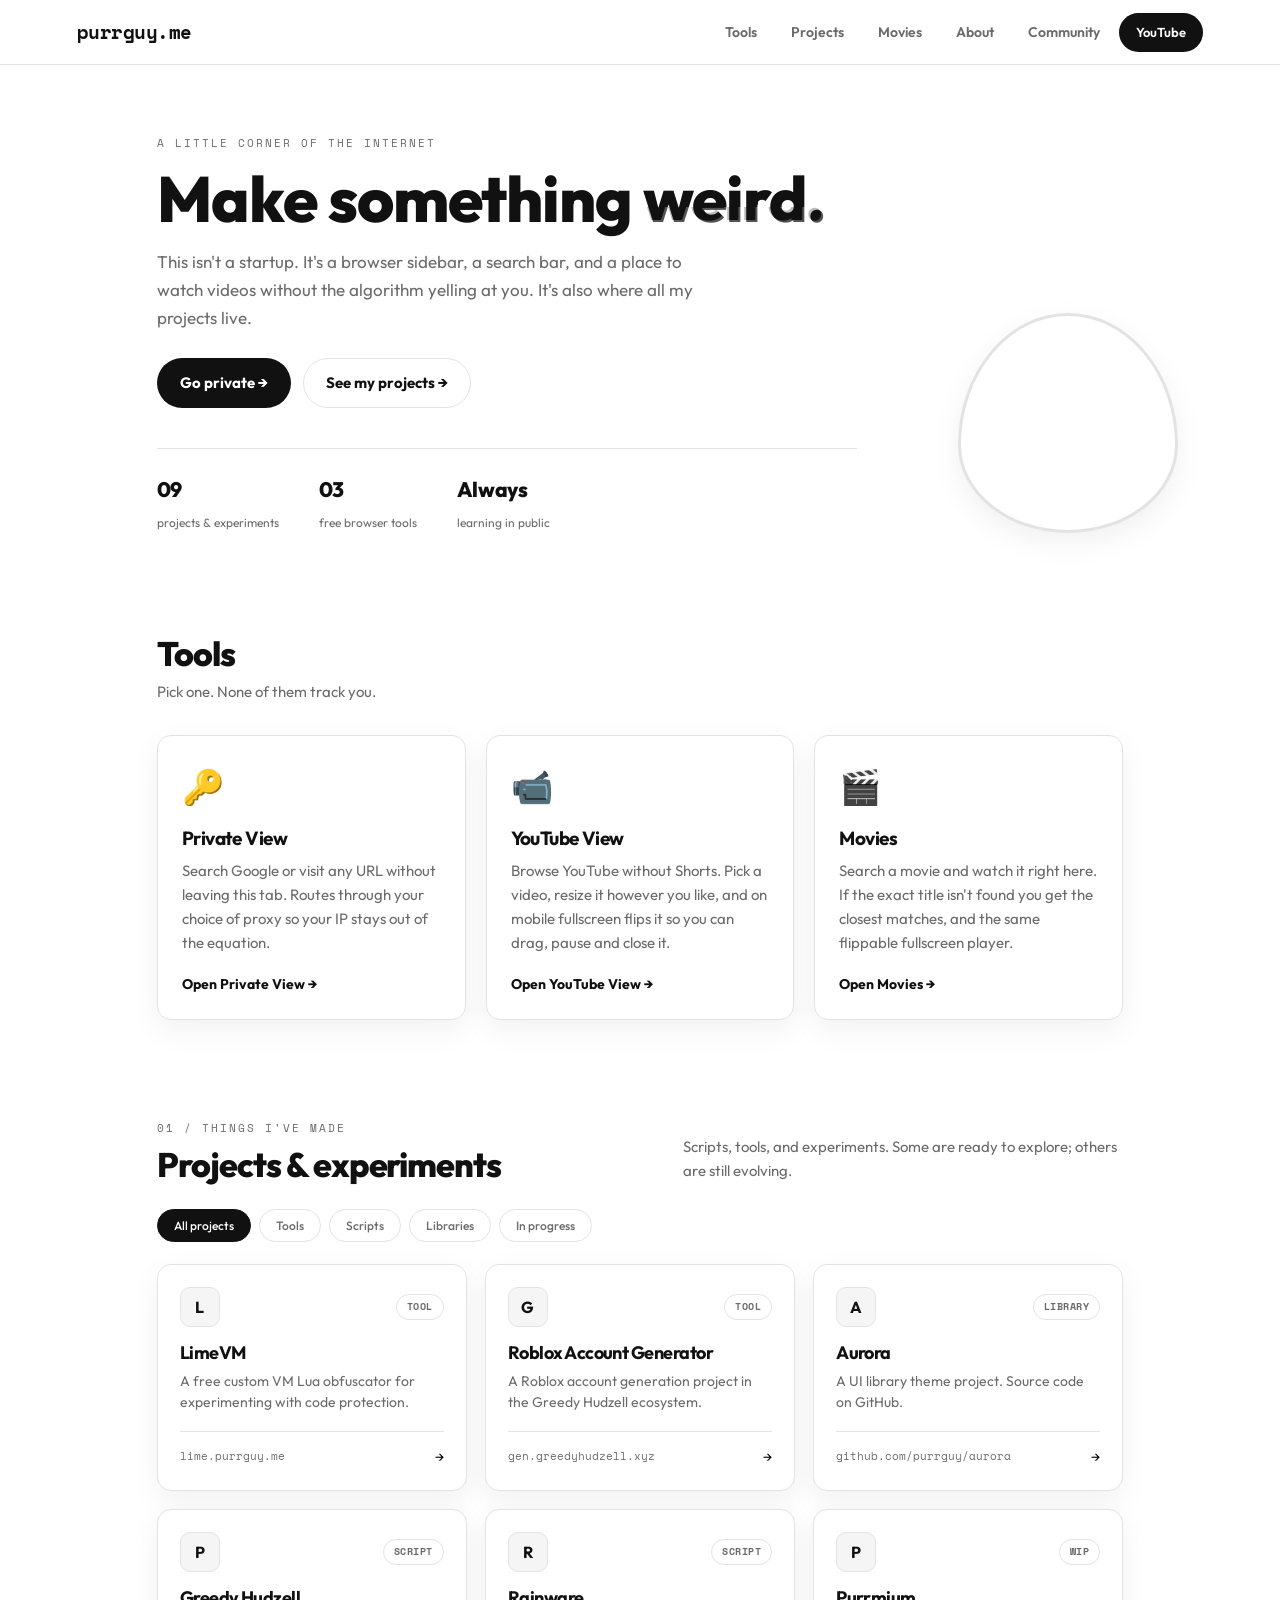
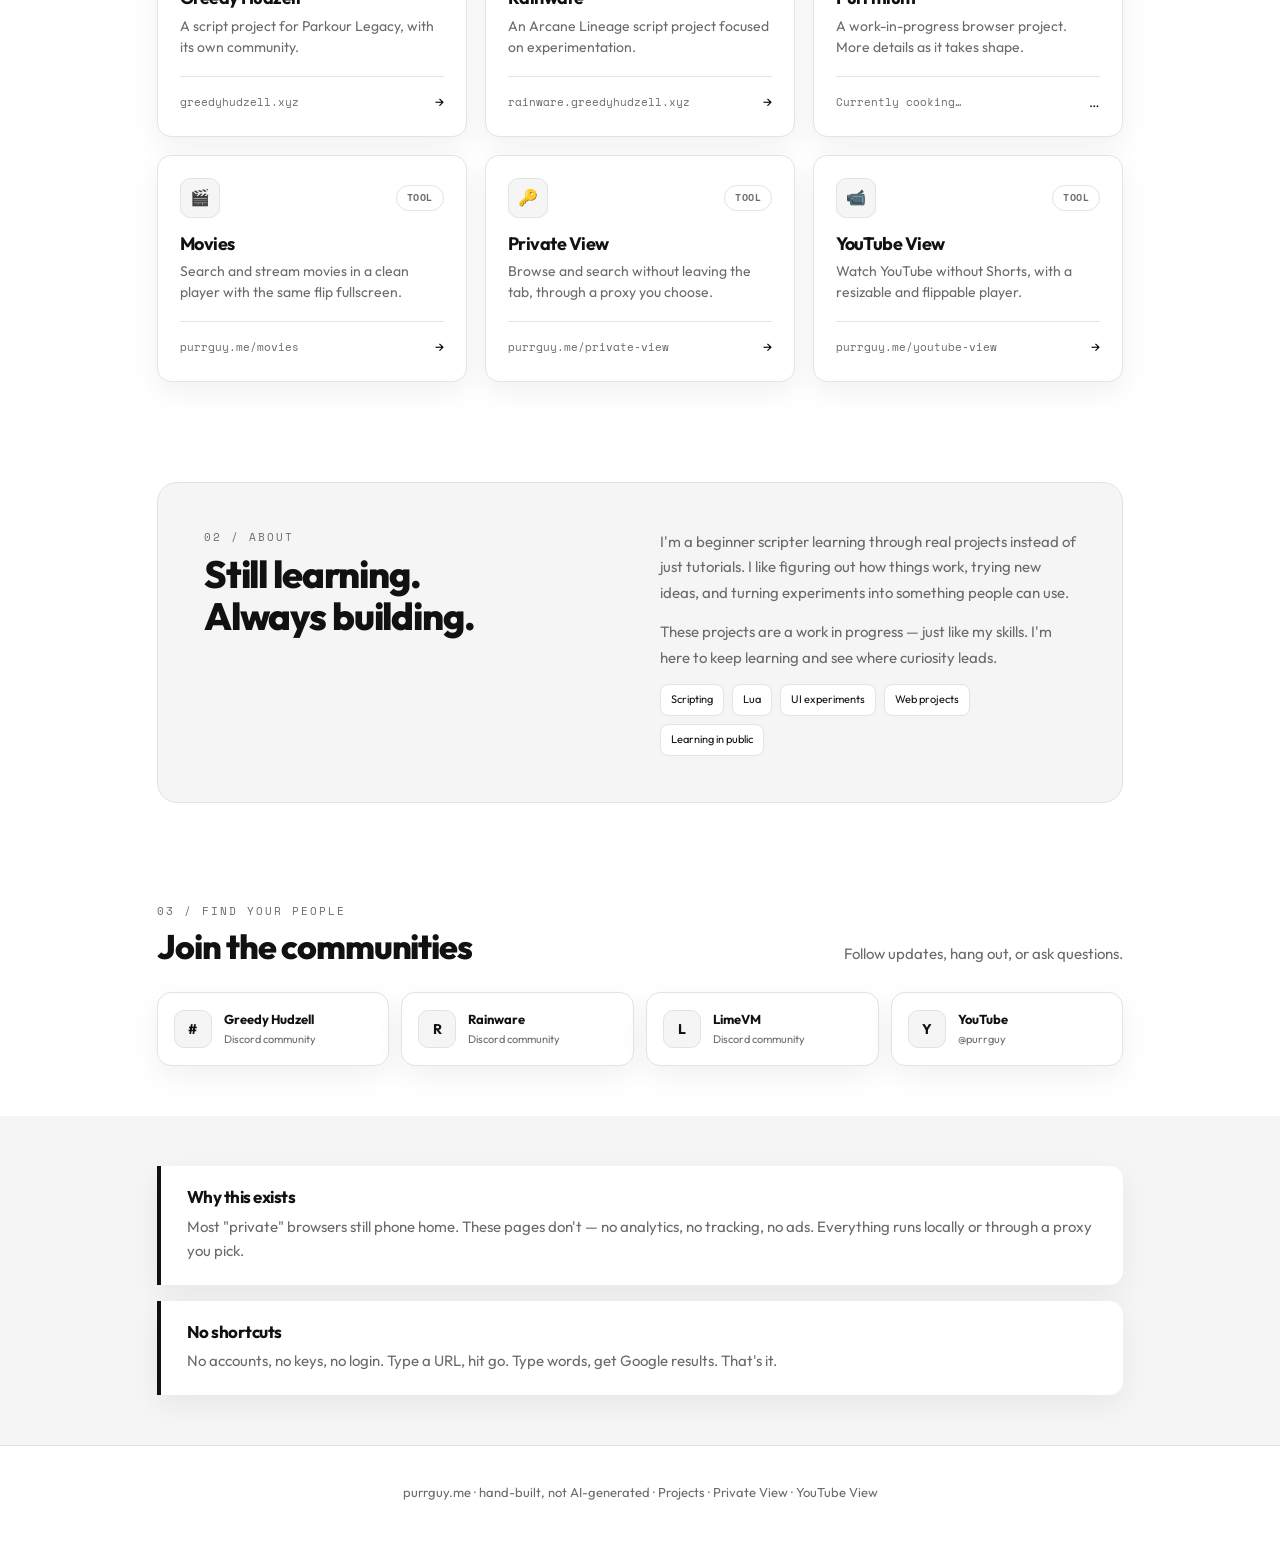
<file: index.html>
<!DOCTYPE html>
<html lang="en">
<head>
  <meta charset="UTF-8">
  <meta name="viewport" content="width=device-width, initial-scale=1.0">
  <meta name="theme-color" content="#ffffff">

  <title>purrguy — projects, tools &amp; experiments</title>
  <meta name="description" content="purrguy is a beginner scripter building in public: LimeVM, Greedy Hudzell, Rainware, Aurora, plus free browser tools — Private View, YouTube View without Shorts, and a clean movie player.">
  <meta name="keywords" content="purrguy, LimeVM, Greedy Hudzell, Rainware, Aurora, Roblox scripts, Lua obfuscator, private browser, YouTube without shorts">
  <meta name="author" content="purrguy">
  <meta name="robots" content="index, follow, max-image-preview:large">
  <link rel="canonical" href="https://purrguy.me/">

  <meta property="og:type" content="website">
  <meta property="og:site_name" content="purrguy">
  <meta property="og:title" content="purrguy — projects, tools &amp; experiments">
  <meta property="og:description" content="Small projects, big ideas. Scripts, tools and experiments by purrguy — plus a private browser and a YouTube viewer without Shorts.">
  <meta property="og:url" content="https://purrguy.me/">
  <meta property="og:locale" content="en_US">

  <meta name="twitter:card" content="summary_large_image">
  <meta name="twitter:title" content="purrguy — projects, tools &amp; experiments">
  <meta name="twitter:description" content="Small projects, big ideas. Scripts, tools and experiments by purrguy.">

  <link rel="preconnect" href="https://fonts.googleapis.com">
  <link rel="preconnect" href="https://fonts.gstatic.com" crossorigin>
  <link href="https://fonts.googleapis.com/css2?family=Outfit:wght@300;400;600;800&family=Space+Mono:ital,wght@0,400;0,700;1,400&display=swap" rel="stylesheet">

  <link rel="stylesheet" href="/css/style.css?v=20261107h">
  <link rel="stylesheet" href="/css/home.css?v=20261107h">

  <script type="application/ld+json">
  {
    "@context": "https://schema.org",
    "@graph": [
      {
        "@type": "WebSite",
        "@id": "https://purrguy.me/#website",
        "url": "https://purrguy.me/",
        "name": "purrguy",
        "alternateName": ["purrguy.me", "purrguy's corner of the internet"],
        "description": "Projects, tools and experiments by purrguy — a beginner scripter building in public.",
        "inLanguage": "en",
        "publisher": { "@id": "https://purrguy.me/#person" }
      },
      {
        "@type": "Person",
        "@id": "https://purrguy.me/#person",
        "name": "purrguy",
        "url": "https://purrguy.me/",
        "jobTitle": "Beginner scripter",
        "description": "Beginner scripter learning in public: Lua, UI experiments and web projects.",
        "sameAs": [
          "https://github.com/purrguy",
          "https://youtube.com/@purrguy"
        ]
      },
      {
        "@type": "ItemList",
        "name": "purrguy projects",
        "itemListElement": [
          { "@type": "ListItem", "position": 1, "name": "LimeVM", "url": "https://lime.purrguy.me" },
          { "@type": "ListItem", "position": 2, "name": "Greedy Hudzell", "url": "https://greedyhudzell.xyz" },
          { "@type": "ListItem", "position": 3, "name": "Rainware", "url": "https://rainware.greedyhudzell.xyz" },
          { "@type": "ListItem", "position": 4, "name": "purrguy Private View", "url": "https://purrguy.me/private-view" },
          { "@type": "ListItem", "position": 5, "name": "purrguy YouTube View", "url": "https://purrguy.me/youtube-view" }
        ]
      }
    ]
  }
  </script>
</head>
<body id="top">

  <a href="#main" class="skip-link">Skip to content</a>

  <header class="shell-nav">
    <a class="shell-brand" href="/">purrguy.me</a>
    <nav class="shell-links">
      <a href="#tools">Tools</a>
      <a href="#projects">Projects</a>
      <a class="hide-sm" href="/movies">Movies</a>
      <a class="hide-sm" href="#about">About</a>
      <a class="hide-sm" href="#community">Community</a>
      <a class="pill" href="https://youtube.com/@purrguy" target="_blank" rel="noopener">YouTube</a>
    </nav>
  </header>

  <main id="main">

    <!-- ---------- Hero ---------- -->
    <section class="hero">
      <div class="wrap">
        <div class="hero-wrap">
          <span class="eyebrow">a little corner of the internet</span>
          <h1>Make something <span class="glitch" data-text="weird.">weird.</span></h1>
          <p class="sub">
            This isn't a startup. It's a browser sidebar, a search bar, and a place to watch videos
            without the algorithm yelling at you. It's also where all my projects live.
          </p>
          <div class="cta-row">
            <a href="/private-view" class="btn btn-primary">Go private &rarr;</a>
            <a href="#projects" class="btn btn-ghost">See my projects &rarr;</a>
          </div>

          <div class="stats">
            <div class="stat"><strong>09</strong><span>projects &amp; experiments</span></div>
            <div class="stat"><strong>03</strong><span>free browser tools</span></div>
            <div class="stat"><strong>Always</strong><span>learning in public</span></div>
          </div>
        </div>
        <div class="hero-doodle" aria-hidden="true"></div>
      </div>
    </section>

    <!-- ---------- Tools ---------- -->
    <section id="tools" class="section">
      <div class="wrap">
        <div class="section-head">
          <h2>Tools</h2>
          <p class="sub">Pick one. None of them track you.</p>
        </div>

        <div class="tools-grid">
          <article class="tool-card">
            <div class="tool-icon">&#128273;</div>
            <h3>Private View</h3>
            <p>Search Google or visit any URL without leaving this tab. Routes through your choice of proxy so your IP stays out of the equation.</p>
            <a href="/private-view" class="btn-link">Open Private View &rarr;</a>
          </article>

          <article class="tool-card">
            <div class="tool-icon">&#128249;</div>
            <h3>YouTube View</h3>
            <p>Browse YouTube without Shorts. Pick a video, resize it however you like, and on mobile fullscreen flips it so you can drag, pause and close it.</p>
            <a href="/youtube-view" class="btn-link">Open YouTube View &rarr;</a>
          </article>

          <article class="tool-card">
            <div class="tool-icon">&#127916;</div>
            <h3>Movies</h3>
            <p>Search a movie and watch it right here. If the exact title isn't found you get the closest matches, and the same flippable fullscreen player.</p>
            <a href="/movies" class="btn-link">Open Movies &rarr;</a>
          </article>
        </div>
      </div>
    </section>

    <!-- ---------- Projects ---------- -->
    <section id="projects" class="section">
      <div class="wrap">
        <div class="head">
          <div>
            <div class="kicker">01 / Things I've made</div>
            <h2>Projects &amp; experiments</h2>
          </div>
          <p class="desc">Scripts, tools, and experiments. Some are ready to explore; others are still evolving.</p>
        </div>

        <div class="filters">
          <button class="filter active" data-filter="all" type="button">All projects</button>
          <button class="filter" data-filter="tool" type="button">Tools</button>
          <button class="filter" data-filter="script" type="button">Scripts</button>
          <button class="filter" data-filter="library" type="button">Libraries</button>
          <button class="filter" data-filter="wip" type="button">In progress</button>
        </div>

        <div class="projects-grid">
          <a class="project" data-category="tool" href="https://lime.purrguy.me" target="_blank" rel="noopener">
            <div class="ptop"><span class="glyph">L</span><span class="tag">TOOL</span></div>
            <h3>LimeVM</h3>
            <p>A free custom VM Lua obfuscator for experimenting with code protection.</p>
            <div class="pfoot"><span class="url">lime.purrguy.me</span><span class="arrow">&rarr;</span></div>
          </a>

          <a class="project" data-category="tool" href="https://gen.greedyhudzell.xyz" target="_blank" rel="noopener">
            <div class="ptop"><span class="glyph">G</span><span class="tag">TOOL</span></div>
            <h3>Roblox Account Generator</h3>
            <p>A Roblox account generation project in the Greedy Hudzell ecosystem.</p>
            <div class="pfoot"><span class="url">gen.greedyhudzell.xyz</span><span class="arrow">&rarr;</span></div>
          </a>

          <a class="project" data-category="library" href="https://github.com/purrguy/aurora" target="_blank" rel="noopener">
            <div class="ptop"><span class="glyph">A</span><span class="tag">LIBRARY</span></div>
            <h3>Aurora</h3>
            <p>A UI library theme project. Source code on GitHub.</p>
            <div class="pfoot"><span class="url">github.com/purrguy/aurora</span><span class="arrow">&rarr;</span></div>
          </a>

          <a class="project" data-category="script" href="https://greedyhudzell.xyz" target="_blank" rel="noopener">
            <div class="ptop"><span class="glyph">P</span><span class="tag">SCRIPT</span></div>
            <h3>Greedy Hudzell</h3>
            <p>A script project for Parkour Legacy, with its own community.</p>
            <div class="pfoot"><span class="url">greedyhudzell.xyz</span><span class="arrow">&rarr;</span></div>
          </a>

          <a class="project" data-category="script" href="https://rainware.greedyhudzell.xyz" target="_blank" rel="noopener">
            <div class="ptop"><span class="glyph">R</span><span class="tag">SCRIPT</span></div>
            <h3>Rainware</h3>
            <p>An Arcane Lineage script project focused on experimentation.</p>
            <div class="pfoot"><span class="url">rainware.greedyhudzell.xyz</span><span class="arrow">&rarr;</span></div>
          </a>

          <div class="project" data-category="wip">
            <div class="ptop"><span class="glyph">P</span><span class="tag">WIP</span></div>
            <h3>Purrmium</h3>
            <p>A work-in-progress browser project. More details as it takes shape.</p>
            <div class="pfoot"><span class="url">Currently cooking&hellip;</span><span class="arrow">&hellip;</span></div>
          </div>

          <a class="project" data-category="tool" href="/movies">
            <div class="ptop"><span class="glyph">&#127916;</span><span class="tag">TOOL</span></div>
            <h3>Movies</h3>
            <p>Search and stream movies in a clean player with the same flip fullscreen.</p>
            <div class="pfoot"><span class="url">purrguy.me/movies</span><span class="arrow">&rarr;</span></div>
          </a>

          <a class="project" data-category="tool" href="/private-view">
            <div class="ptop"><span class="glyph">&#128273;</span><span class="tag">TOOL</span></div>
            <h3>Private View</h3>
            <p>Browse and search without leaving the tab, through a proxy you choose.</p>
            <div class="pfoot"><span class="url">purrguy.me/private-view</span><span class="arrow">&rarr;</span></div>
          </a>

          <a class="project" data-category="tool" href="/youtube-view">
            <div class="ptop"><span class="glyph">&#128249;</span><span class="tag">TOOL</span></div>
            <h3>YouTube View</h3>
            <p>Watch YouTube without Shorts, with a resizable and flippable player.</p>
            <div class="pfoot"><span class="url">purrguy.me/youtube-view</span><span class="arrow">&rarr;</span></div>
          </a>
        </div>
      </div>
    </section>

    <!-- ---------- About ---------- -->
    <section id="about" class="section">
      <div class="wrap">
        <div class="about">
          <div>
            <div class="kicker">02 / About</div>
            <h2>Still learning.<br>Always building.</h2>
          </div>
          <div>
            <p>I'm a beginner scripter learning through real projects instead of just tutorials. I like figuring out how things work, trying new ideas, and turning experiments into something people can use.</p>
            <p>These projects are a work in progress — just like my skills. I'm here to keep learning and see where curiosity leads.</p>
            <div class="chips">
              <span class="chip">Scripting</span>
              <span class="chip">Lua</span>
              <span class="chip">UI experiments</span>
              <span class="chip">Web projects</span>
              <span class="chip">Learning in public</span>
            </div>
          </div>
        </div>
      </div>
    </section>

    <!-- ---------- Community ---------- -->
    <section id="community" class="section">
      <div class="wrap">
        <div class="head">
          <div>
            <div class="kicker">03 / Find your people</div>
            <h2>Join the communities</h2>
          </div>
          <p class="desc">Follow updates, hang out, or ask questions.</p>
        </div>

        <div class="communities">
          <a class="community" href="https://discord.gg/sbVuaT9a2T" target="_blank" rel="noopener">
            <span class="glyph">#</span><span><strong>Greedy Hudzell</strong><small>Discord community</small></span>
          </a>
          <a class="community" href="https://discord.gg/jAusjp8pUs" target="_blank" rel="noopener">
            <span class="glyph">R</span><span><strong>Rainware</strong><small>Discord community</small></span>
          </a>
          <a class="community" href="https://discord.gg/ZHuzYBnwSY" target="_blank" rel="noopener">
            <span class="glyph">L</span><span><strong>LimeVM</strong><small>Discord community</small></span>
          </a>
          <a class="community" href="https://youtube.com/@purrguy" target="_blank" rel="noopener">
            <span class="glyph">Y</span><span><strong>YouTube</strong><small>@purrguy</small></span>
          </a>
        </div>
      </div>
    </section>

    <!-- ---------- Notes ---------- -->
    <section class="notes">
      <div class="wrap">
        <div class="note-card">
          <h3>Why this exists</h3>
          <p>Most "private" browsers still phone home. These pages don't — no analytics, no tracking, no ads. Everything runs locally or through a proxy you pick.</p>
        </div>
        <div class="note-card">
          <h3>No shortcuts</h3>
          <p>No accounts, no keys, no login. Type a URL, hit go. Type words, get Google results. That's it.</p>
        </div>
      </div>
    </section>

  </main>

  <footer class="site-footer">
    <p>purrguy.me &middot; hand-built, not AI-generated &middot; <a href="#projects">Projects</a> &middot; <a href="/private-view">Private View</a> &middot; <a href="/youtube-view">YouTube View</a></p>
  </footer>

  <script>
    // Project filters
    (function () {
      var buttons = document.querySelectorAll('.filter');
      var cards = document.querySelectorAll('.project[data-category]');
      buttons.forEach(function (btn) {
        btn.addEventListener('click', function () {
          buttons.forEach(function (b) { b.classList.toggle('active', b === btn); });
          cards.forEach(function (card) {
            var show = btn.dataset.filter === 'all' || card.dataset.category === btn.dataset.filter;
            card.hidden = !show;
          });
        });
      });
    })();
  </script>
</body>
</html>
</file>
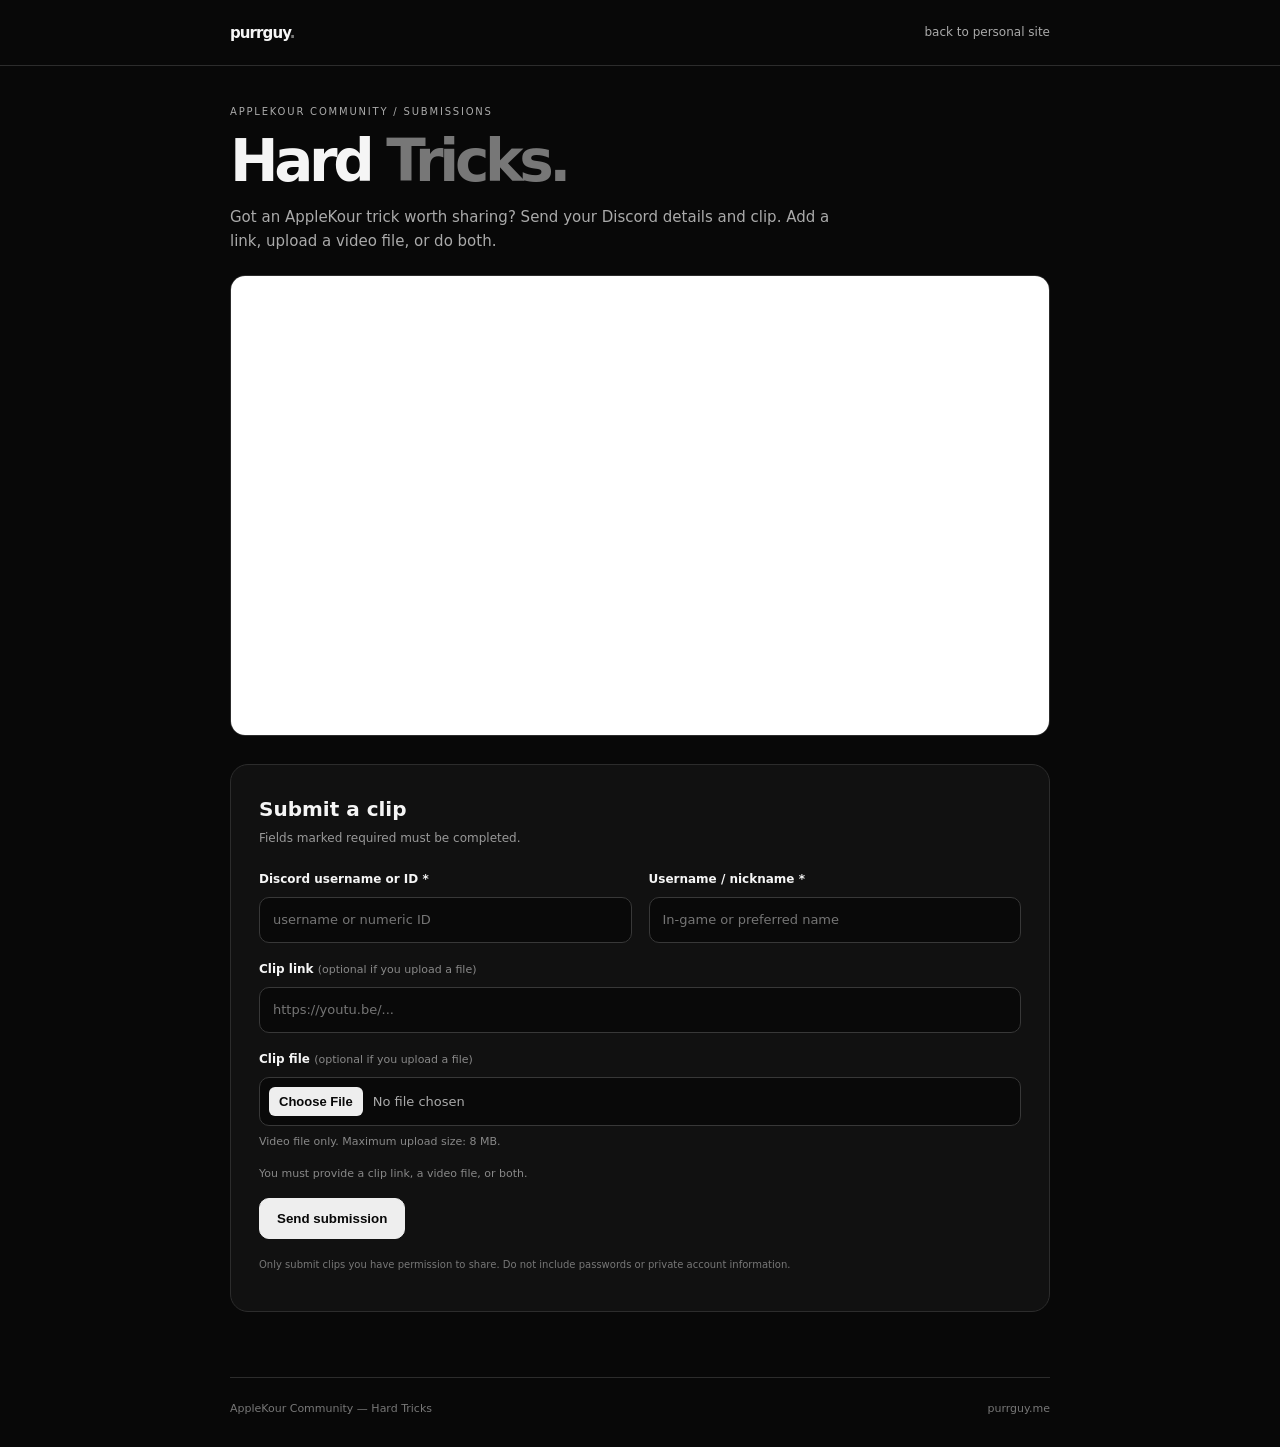
<file: applekour-cht/index.html>
<!doctype html>
<html lang="en"><head><meta charset="utf-8"><meta name="viewport" content="width=device-width,initial-scale=1"><meta name="theme-color" content="#080808"><meta name="description" content="Submit an AppleKour Community hard trick clip"><title>AppleKour — Hard Tricks</title>
<style>
:root{color-scheme:dark;--bg:#080808;--panel:#111;--text:#f5f5f5;--muted:#999;--line:#2c2c2c}*{box-sizing:border-box}body{margin:0;background:var(--bg);color:var(--text);font:15px/1.6 Inter,system-ui,sans-serif}.wrap{width:min(820px,calc(100% - 32px));margin:auto}a{color:inherit;text-decoration:none}.top{border-bottom:1px solid var(--line)}nav{height:65px;display:flex;align-items:center;justify-content:space-between}.brand{font-weight:850;letter-spacing:-.06em}.brand span,.heading span{color:#777}.back{font-size:12px;color:#aaa}.main{padding:38px 0 65px}.kicker{font-size:10px;letter-spacing:.18em;text-transform:uppercase;color:#aaa}.heading{font-size:clamp(36px,7vw,58px);line-height:1;letter-spacing:-.075em;margin:12px 0}.intro{color:#aaa;max-width:620px}.video{position:relative;aspect-ratio:16/9;background:#111;border:1px solid var(--line);border-radius:15px;overflow:hidden;margin:22px 0 28px}.video iframe{position:absolute;inset:0;width:100%;height:100%;border:0}.formbox{border:1px solid var(--line);background:var(--panel);border-radius:18px;padding:clamp(18px,4vw,28px)}.formhead{margin-bottom:22px}.formhead h2{font-size:20px;margin:0 0 4px}.formhead p{color:#999;font-size:12px;margin:0}.fields{display:grid;grid-template-columns:1fr 1fr;gap:17px}.field{display:flex;flex-direction:column;gap:7px;min-width:0}.full{grid-column:1/-1}label{font-size:12px;font-weight:700}label span,.hint{font-weight:400;color:#888;font-size:11px}input{width:100%;min-width:0;border:1px solid #383838;background:#090909;color:#f5f5f5;border-radius:10px;padding:12px 13px;font:inherit;font-size:13px;outline:none}input:focus{border-color:#aaa}input[type=file]{padding:9px;color:#aaa}input[type=file]::file-selector-button{background:#eee;color:#080808;border:0;border-radius:6px;padding:7px 10px;margin-right:10px;font-weight:700}.note{font-size:11px;color:#888;margin:15px 0}.actions{display:flex;gap:12px;align-items:center;flex-wrap:wrap}.submit{border:1px solid #eee;border-radius:10px;background:#eee;color:#080808;font-weight:800;padding:12px 17px;cursor:pointer}.submit:disabled{opacity:.55}.status{font-size:12px;color:#bbb}.error{color:#ffb4b4}.success{color:#c5ffc5}.fine{font-size:10px;color:#777;margin-top:18px}.footer{border-top:1px solid var(--line);padding:22px 0 30px;color:#777;font-size:11px;display:flex;justify-content:space-between;gap:12px;flex-wrap:wrap}@media(max-width:600px){.fields{grid-template-columns:1fr}.full{grid-column:auto}.main{padding-top:28px}.heading{font-size:clamp(36px,11vw,52px)}}
</style></head><body><header class="top"><nav class="wrap"><a class="brand" href="/">purrguy<span>.</span></a><a class="back" href="/">back to personal site</a></nav></header>
<main class="wrap main"><div class="kicker">AppleKour Community / submissions</div><h1 class="heading">Hard <span>Tricks.</span></h1><p class="intro">Got an AppleKour trick worth sharing? Send your Discord details and clip. Add a link, upload a video file, or do both.</p>
<div class="video"><iframe src="https://www.youtube-nocookie.com/embed/ymH6T6oI1Sg?rel=0" title="AppleKour hard tricks video preview" loading="lazy" referrerpolicy="strict-origin-when-cross-origin" allow="accelerometer; autoplay; clipboard-write; encrypted-media; gyroscope; picture-in-picture; web-share" allowfullscreen></iframe></div>
<div class="formbox"><div class="formhead"><h2>Submit a clip</h2><p>Fields marked required must be completed.</p></div><form id="form"><div class="fields">
<div class="field"><label for="discord">Discord username or ID *</label><input id="discord" name="discord" maxlength="100" autocomplete="off" placeholder="username or numeric ID" required></div>
<div class="field"><label for="player">Username / nickname *</label><input id="player" name="player" maxlength="80" placeholder="In-game or preferred name" required></div>
<div class="field full"><label for="clipUrl">Clip link <span>(optional if you upload a file)</span></label><input id="clipUrl" name="clipUrl" type="url" maxlength="1000" placeholder="https://youtu.be/..."></div>
<div class="field full"><label for="clipFile">Clip file <span>(optional if you upload a file)</span></label><input id="clipFile" name="clipFile" type="file" accept="video/*,.mp4,.mov,.webm,.mkv,.m4v,.avi"><div class="hint">Video file only. Maximum upload size: 8 MB.</div><video id="clipPreview" controls style="display:none;max-width:100%;margin-top:10px;border-radius:10px;border:1px solid #383838"></video></div>
</div><p class="note">You must provide a clip link, a video file, or both.</p><div class="actions"><button class="submit" id="submit" type="submit">Send submission</button><span class="status" id="status" role="status" aria-live="polite"></span></div><p class="fine">Only submit clips you have permission to share. Do not include passwords or private account information.</p></form></div></main>
<footer class="wrap footer"><span>AppleKour Community — Hard Tricks</span><a href="/">purrguy.me</a></footer>
<script>
const form=document.getElementById('form'),statusEl=document.getElementById('status'),btn=document.getElementById('submit'),urlInput=document.getElementById('clipUrl'),fileInput=document.getElementById('clipFile'),clipPreview=document.getElementById('clipPreview');
fileInput.addEventListener('change',function(){const f=fileInput.files&&fileInput.files[0];if(f&&f.type.startsWith('video/')){clipPreview.src=URL.createObjectURL(f);clipPreview.style.display='block'}else{clipPreview.style.display='none';clipPreview.src=''}});
form.addEventListener('submit',async e=>{e.preventDefault();statusEl.className='status';statusEl.textContent='';const file=fileInput.files[0];if(!urlInput.value.trim()&&!file){statusEl.classList.add('error');statusEl.textContent='Add a clip link or choose a video file.';return}if(urlInput.value.trim()){try{const u=new URL(urlInput.value.trim());if(!['http:','https:'].includes(u.protocol))throw 0}catch{statusEl.classList.add('error');statusEl.textContent='Enter a valid http(s) clip link.';return}}if(file&&file.size>8*1024*1024){statusEl.classList.add('error');statusEl.textContent='File exceeds 8 MB. Use a smaller clip or send a link.';return}if(file&&!file.type.startsWith('video/')&&!/\.(mp4|mov|webm|mkv|m4v|avi)$/i.test(file.name)){statusEl.classList.add('error');statusEl.textContent='Please choose a video file.';return}const data=new FormData();data.set('discord',document.getElementById('discord').value.trim());data.set('player',document.getElementById('player').value.trim());data.set('clipUrl',urlInput.value.trim());if(file)data.set('clipFile',file,file.name);btn.disabled=true;btn.textContent='Sending…';statusEl.textContent='Sending your submission…';try{const res=await fetch('/api/submit',{method:'POST',body:data});const out=await res.json().catch(()=>({}));if(!res.ok)throw Error(out.error||'Submission failed. Please try again.');form.reset();statusEl.classList.add('success');statusEl.textContent='Submission sent. Thanks!'}catch(err){statusEl.classList.add('error');statusEl.textContent=err.message||'Network error. Try again.'}finally{btn.disabled=false;btn.textContent='Send submission →'}});</script></body></html>
</file>
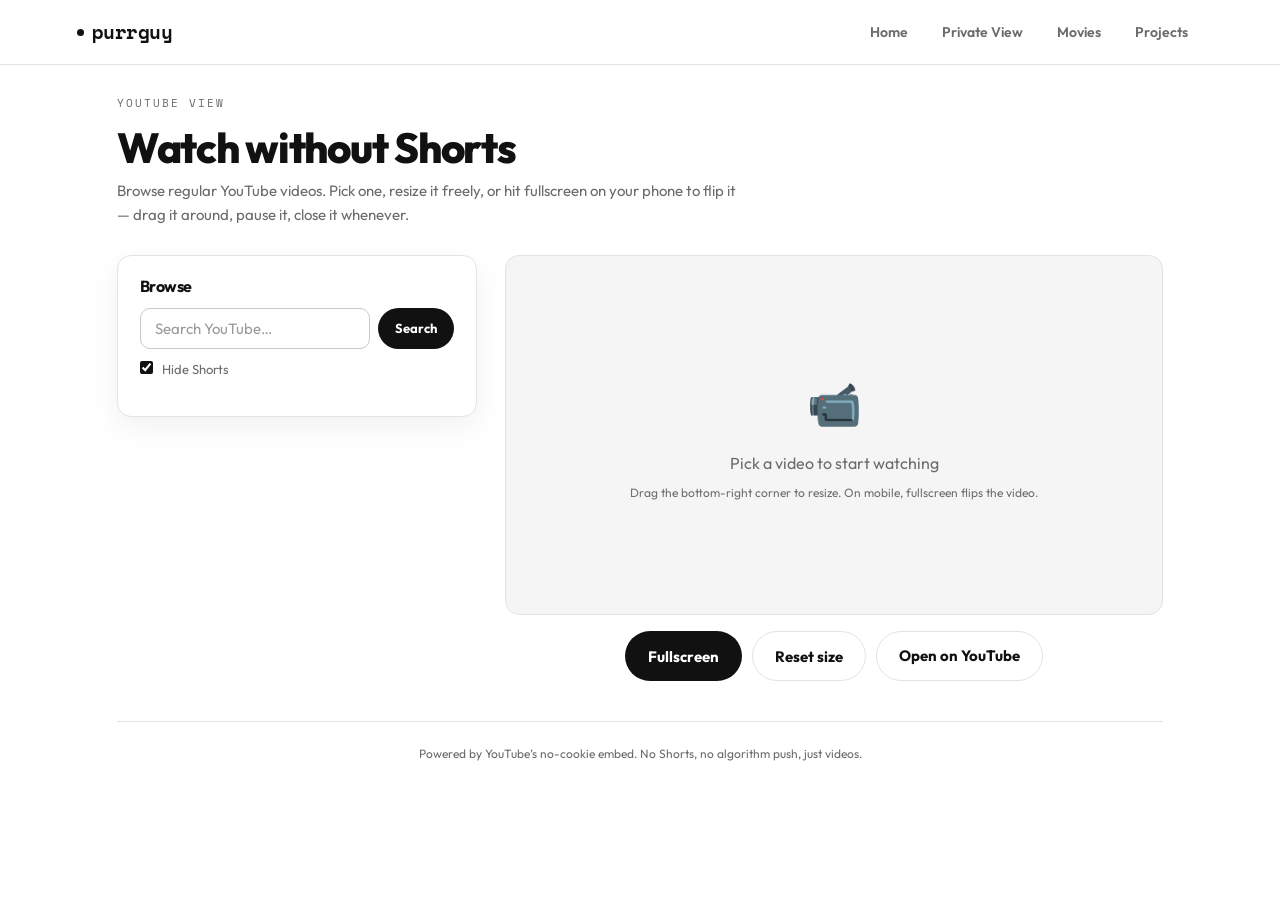
<file: youtube-view/index.html>
<!DOCTYPE html>
<html lang="en">
<head>
  <meta charset="UTF-8">
  <meta name="viewport" content="width=device-width, initial-scale=1.0, viewport-fit=cover">
  <meta name="theme-color" content="#ffffff">

  <title>YouTube View — watch YouTube without Shorts | purrguy</title>
  <meta name="description" content="Search YouTube and watch videos without Shorts. Free player by purrguy: resize it, or flip it fullscreen on mobile and drag it anywhere.">
  <meta name="robots" content="index, follow">
  <link rel="canonical" href="https://purrguy.me/youtube-view">

  <meta property="og:type" content="website">
  <meta property="og:site_name" content="purrguy">
  <meta property="og:title" content="YouTube View — no Shorts, no algorithm">
  <meta property="og:description" content="Search YouTube and watch videos without Shorts. Resizable player, flippable mobile fullscreen.">
  <meta property="og:url" content="https://purrguy.me/youtube-view">

  <link rel="preconnect" href="https://fonts.googleapis.com">
  <link rel="preconnect" href="https://fonts.gstatic.com" crossorigin>
  <link href="https://fonts.googleapis.com/css2?family=Outfit:wght@300;400;600;800&family=Space+Mono:ital,wght@0,400;0,700;1,400&display=swap" rel="stylesheet">

  <link rel="stylesheet" href="/css/style.css?v=20261107h">
  <link rel="stylesheet" href="/css/youtube-view.css?v=20261107h">
</head>
<body id="top">

  <a href="#main" class="skip-link">Skip to content</a>

  <header class="shell-nav">
    <a class="shell-brand" href="/"><span class="dot"></span>purrguy</a>
    <nav class="shell-links">
      <a href="/">Home</a>
      <a href="/private-view">Private View</a>
      <a href="/movies">Movies</a>
      <a href="/#projects">Projects</a>
    </nav>
  </header>

  <main id="main" class="yv-wrap">
    <header class="yv-head">
      <span class="eyebrow">YouTube View</span>
      <h1>Watch without Shorts</h1>
      <p class="yv-sub">
        Browse regular YouTube videos. Pick one, resize it freely, or hit fullscreen on your phone to
        flip it &mdash; drag it around, pause it, close it whenever.
      </p>
    </header>

    <div class="yv-body">
      <aside class="yv-browse">
        <div class="card">
          <h3>Browse</h3>
          <div class="input-group">
            <input type="text" id="yv-search" placeholder="Search YouTube&hellip;" autocomplete="off">
            <button id="yv-search-btn" class="btn btn-primary small" type="button">Search</button>
          </div>
          <div class="yv-filter">
            <label><input type="checkbox" id="yv-hide-shorts" checked> Hide Shorts</label>
          </div>
          <div id="yv-results" class="yv-results"></div>
        </div>
      </aside>

      <section class="yv-player-wrap">
        <div class="yv-player-container" id="yv-player-container">
          <div id="yv-player-placeholder">
            <div class="yv-placeholder-icon">&#128249;</div>
            <p>Pick a video to start watching</p>
            <p class="yv-hint">Drag the bottom-right corner to resize. On mobile, fullscreen flips the video.</p>
          </div>

          <div id="yv-video-box" class="yv-video-box hidden">
            <div class="yv-video-inner">
              <iframe id="yv-iframe"
                      src=""
                      title="YouTube video player"
                      allow="accelerometer; autoplay; clipboard-write; encrypted-media; gyroscope; picture-in-picture; fullscreen"
                      allowfullscreen></iframe>
            </div>
            <div class="yv-resize-handle" id="yv-resize-handle" aria-hidden="true">&#x21F6;</div>
          </div>
        </div>

        <div class="yv-actions">
          <button id="yv-fullscreen" class="btn btn-primary" type="button">Fullscreen</button>
          <button id="yv-reset" class="btn btn-ghost" type="button">Reset size</button>
          <a id="yv-open-yt" class="btn btn-ghost" target="_blank" rel="noopener">Open on YouTube</a>
        </div>
      </section>
    </div>

    <footer class="yv-foot">
      <p>Powered by YouTube&rsquo;s no-cookie embed. No Shorts, no algorithm push, just videos.</p>
    </footer>
  </main>

  <script src="/js/youtube-view.js?v=20261107h"></script>
</body>
</html>
</file>
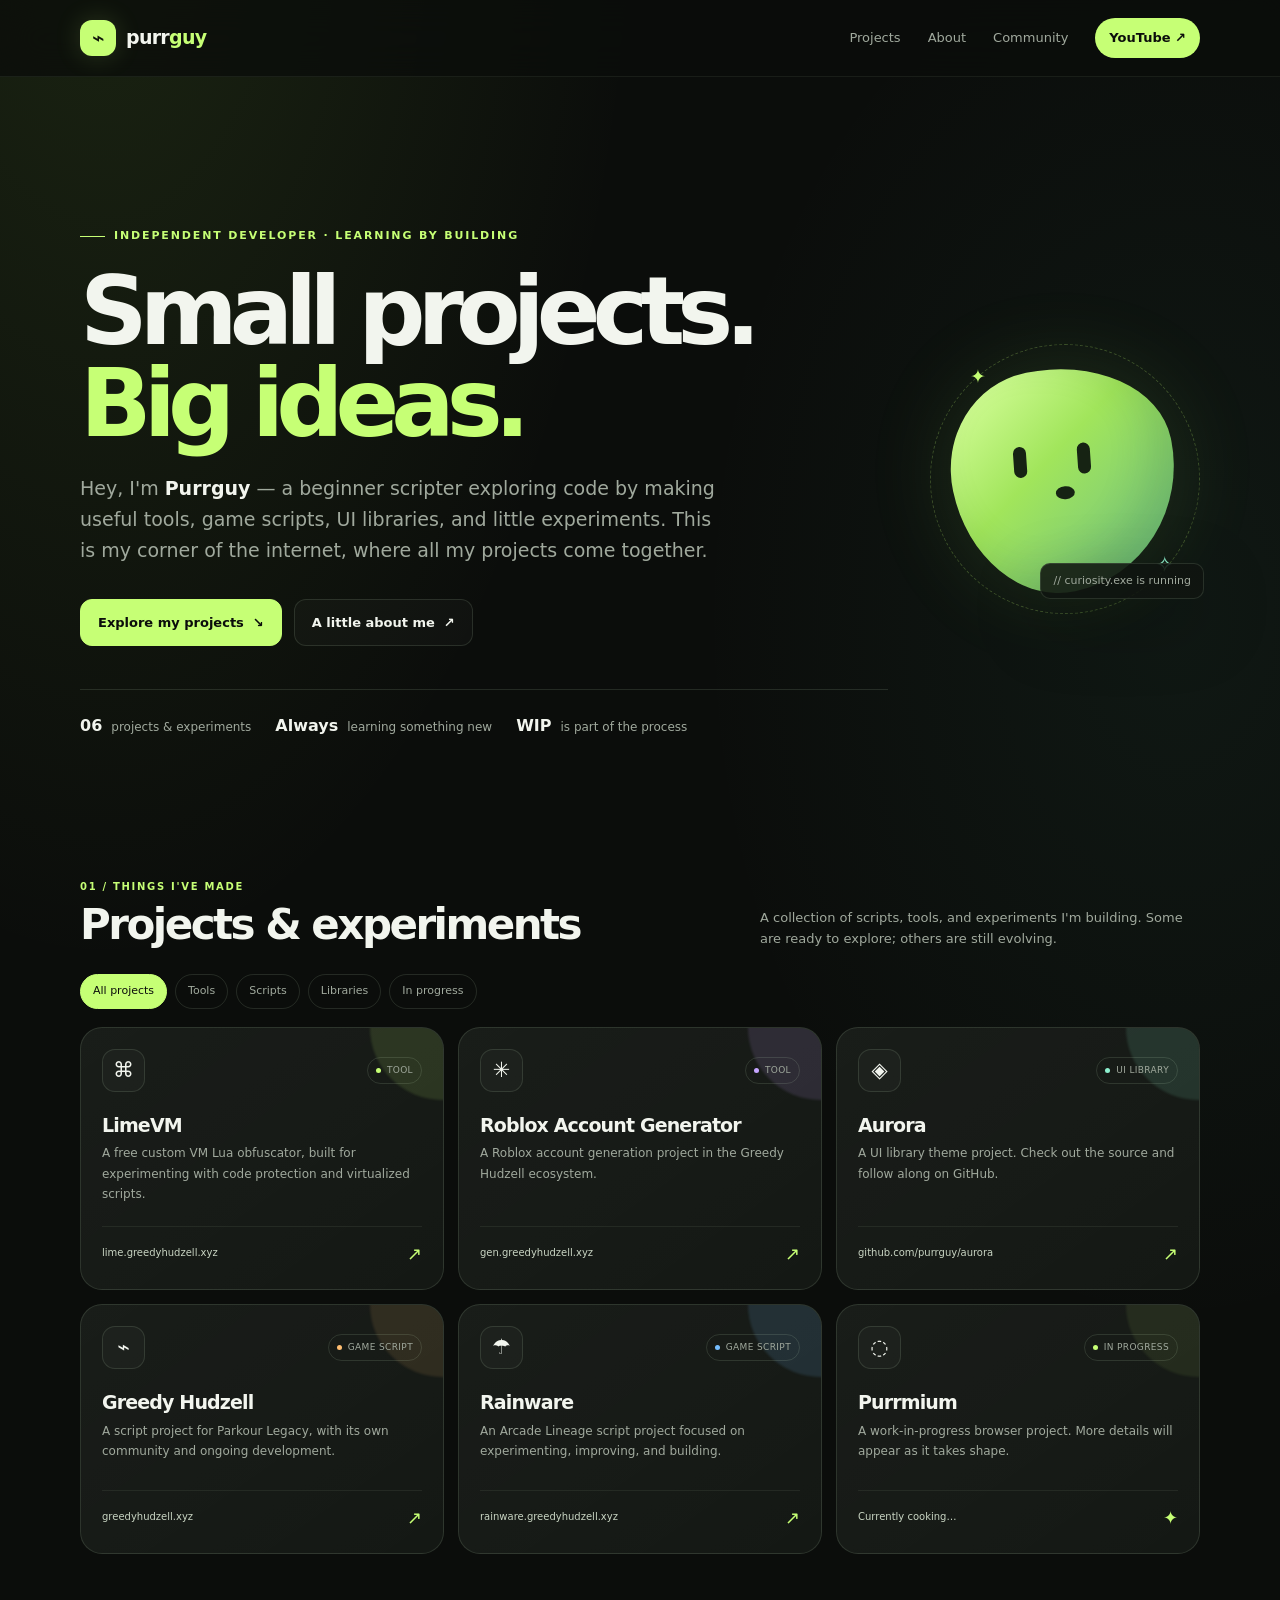
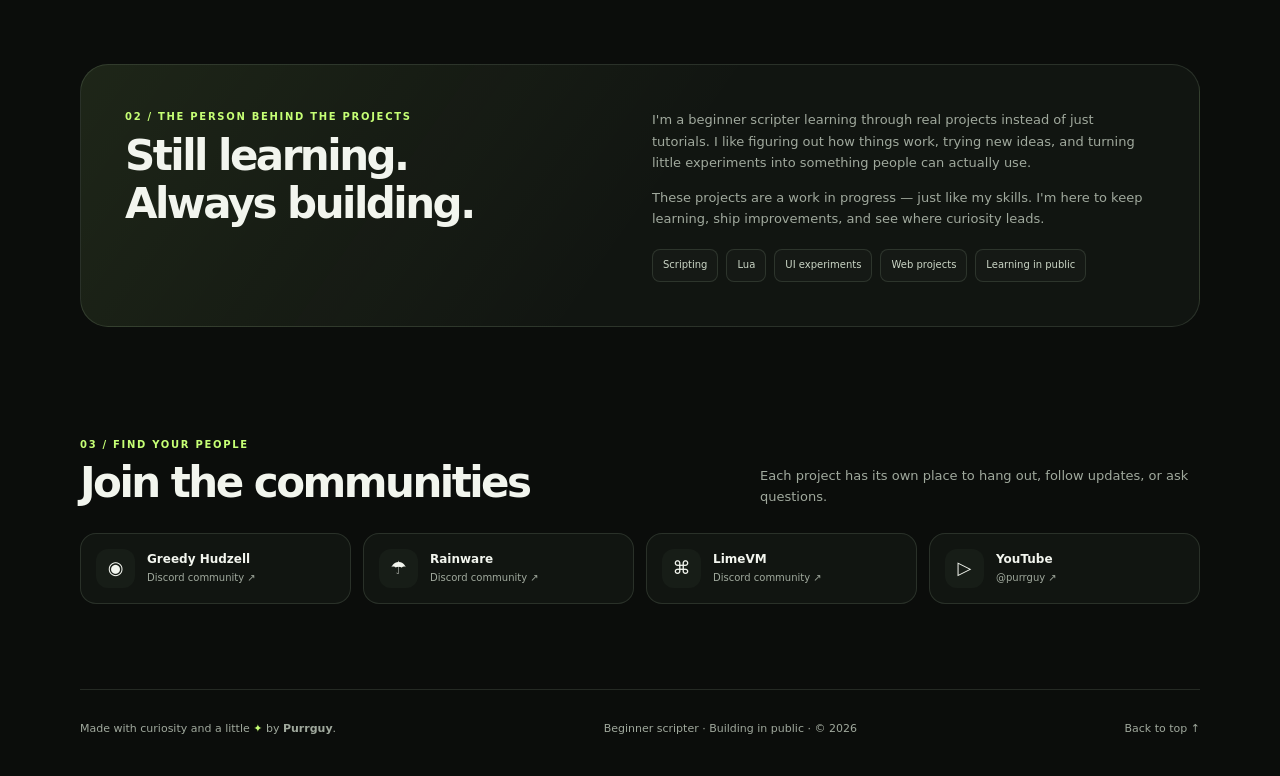
<file: purrguy.html>
<!DOCTYPE html>
<html lang="en">
<head>
  <meta charset="UTF-8" />
  <meta name="viewport" content="width=device-width, initial-scale=1" />
  <meta name="theme-color" content="#0b0d0b" />
  <meta name="description" content="Purrguy — beginner scripter building scripts, tools, libraries, and experiments." />
  <title>Purrguy — Small projects, big ideas.</title>
  <style>
    :root {
      color-scheme: dark;
      --bg: #0b0d0b;
      --surface: #111511;
      --surface-2: #171d17;
      --text: #f2f5ee;
      --muted: #a0a99d;
      --line: rgba(220, 255, 211, .12);
      --lime: #c6ff75;
      --lime-dark: #8ecb3f;
      --mint: #8df0cf;
      --purple: #c5a5ff;
      --radius: 22px;
      --shadow: 0 24px 70px rgba(0, 0, 0, .28);
    }
    * { box-sizing: border-box; }
    html { scroll-behavior: smooth; scroll-padding-top: 90px; }
    body {
      margin: 0;
      min-height: 100vh;
      background:
        radial-gradient(ellipse at 8% -10%, rgba(154, 223, 74, .12), transparent 34rem),
        radial-gradient(ellipse at 92% 26%, rgba(91, 202, 159, .06), transparent 30rem),
        var(--bg);
      color: var(--text);
      font: 16px/1.65 Inter, ui-sans-serif, system-ui, -apple-system, BlinkMacSystemFont, "Segoe UI", sans-serif;
      overflow-x: hidden;
    }
    a { color: inherit; text-decoration: none; }
    button { font: inherit; }
    ::selection { color: #0b0d0b; background: var(--lime); }
    .container { width: min(1120px, calc(100% - 42px)); margin: 0 auto; }
    .topbar {
      position: sticky; top: 0; z-index: 10;
      border-bottom: 1px solid rgba(220,255,211,.07);
      background: rgba(11,13,11,.78); backdrop-filter: blur(18px);
    }
    .nav { height: 76px; display: flex; align-items: center; justify-content: space-between; gap: 22px; }
    .brand { display: inline-flex; align-items: center; gap: 10px; font-weight: 820; letter-spacing: -.045em; }
    .brand-icon {
      display: grid; place-items: center; width: 36px; height: 36px;
      background: var(--lime); color: #10150b; border-radius: 12px;
      font-size: 21px; box-shadow: 0 0 26px rgba(198,255,117,.17);
    }
    .brand-name { font-size: 19px; }
    .brand-name span { color: var(--lime); }
    .nav-links { display: flex; gap: 27px; align-items: center; color: var(--muted); font-size: 13px; }
    .nav-links a { transition: color .2s ease; }
    .nav-links a:hover, .nav-links a:focus-visible { color: var(--lime); }
    .nav-cta { color: var(--bg) !important; background: var(--lime); padding: 9px 14px; border-radius: 999px; font-weight: 760; }
    .nav-cta:hover { background: #d7ff9e; }
    .hero { position: relative; padding: clamp(78px, 12vw, 142px) 0 84px; }
    .hero-grid { display: grid; grid-template-columns: minmax(0, 1fr) 270px; gap: 42px; align-items: center; }
    .eyebrow { display: inline-flex; align-items: center; gap: 9px; color: var(--lime); text-transform: uppercase; letter-spacing: .17em; font-size: 11px; font-weight: 850; }
    .eyebrow::before { content: ""; width: 25px; height: 1px; background: var(--lime); }
    h1 { margin: 20px 0 23px; font-size: clamp(52px, 8.8vw, 94px); line-height: .98; letter-spacing: -.085em; font-weight: 850; }
    h1 .accent { color: var(--lime); }
    .hero-copy { max-width: 640px; color: var(--muted); font-size: clamp(16px, 2vw, 19px); margin: 0; }
    .hero-copy strong { color: var(--text); font-weight: 650; }
    .hero-actions { display: flex; align-items: center; gap: 12px; flex-wrap: wrap; margin-top: 32px; }
    .button { display: inline-flex; align-items: center; justify-content: center; gap: 9px; padding: 12px 17px; border-radius: 12px; font-size: 13px; font-weight: 760; border: 1px solid var(--line); transition: transform .2s, background .2s, border-color .2s; }
    .button:hover { transform: translateY(-2px); border-color: rgba(198,255,117,.35); }
    .button-primary { color: #0b0d0b; background: var(--lime); border-color: var(--lime); }
    .button-primary:hover { background: #d7ff9e; }
    .button-quiet { color: var(--text); background: rgba(255,255,255,.025); }
    .hero-art { min-height: 255px; position: relative; display: grid; place-items: center; }
    .orb {
      width: 224px; aspect-ratio: 1; border-radius: 42% 58% 56% 44% / 45% 42% 58% 55%;
      background: linear-gradient(145deg, #d7ff9c 4%, #a1e55b 42%, #6bbd88 100%);
      box-shadow: 0 0 90px rgba(158, 232, 90, .13), inset -18px -20px 42px rgba(17, 69, 28, .15);
      transform: rotate(-12deg); animation: float 7s ease-in-out infinite;
      position: relative;
    }
    .orb::before, .orb::after { content: ""; position: absolute; background: #162313; }
    .orb::before { width: 13px; height: 31px; border-radius: 99px; top: 71px; left: 65px; transform: rotate(8deg); box-shadow: 64px 0 0 #162313; }
    .orb::after { width: 19px; height: 13px; border-radius: 50%; top: 119px; left: 100px; transform: rotate(8deg); }
    .orbit { position: absolute; width: 270px; height: 270px; border: 1px dashed rgba(198,255,117,.24); border-radius: 50%; animation: spin 32s linear infinite; }
    .orbit::before { content: "✦"; position: absolute; top: 16px; left: 39px; color: var(--lime); font-size: 19px; }
    .orbit::after { content: "✧"; position: absolute; right: 25px; bottom: 30px; color: var(--mint); font-size: 22px; }
    .art-label { position: absolute; right: -4px; bottom: 8px; padding: 8px 12px; color: var(--muted); background: rgba(17,21,17,.88); border: 1px solid var(--line); border-radius: 10px; font-size: 11px; box-shadow: var(--shadow); }
    .stats { display: flex; flex-wrap: wrap; gap: 24px; margin-top: 43px; padding-top: 23px; border-top: 1px solid var(--line); }
    .stat { display: flex; gap: 9px; align-items: baseline; color: var(--muted); font-size: 12px; }
    .stat strong { color: var(--text); font-size: 16px; }
    section { padding: 55px 0; }
    .section-head { display: flex; align-items: end; justify-content: space-between; gap: 24px; margin-bottom: 25px; }
    .section-kicker { color: var(--lime); text-transform: uppercase; font-size: 10px; letter-spacing: .17em; font-weight: 850; }
    h2 { margin: 6px 0 0; font-size: clamp(29px, 4vw, 42px); letter-spacing: -.06em; line-height: 1.15; }
    .section-description { max-width: 440px; color: var(--muted); font-size: 13px; margin: 0; }
    .filters { display: flex; flex-wrap: wrap; gap: 8px; margin: 0 0 18px; }
    .filter { color: var(--muted); background: transparent; border: 1px solid var(--line); border-radius: 999px; padding: 7px 12px; font-size: 11px; cursor: pointer; transition: .2s; }
    .filter:hover, .filter.active { color: var(--bg); background: var(--lime); border-color: var(--lime); }
    .projects { display: grid; grid-template-columns: repeat(3, minmax(0, 1fr)); gap: 14px; }
    .project {
      min-height: 250px; display: flex; flex-direction: column; padding: 21px;
      background: linear-gradient(145deg, rgba(255,255,255,.035), rgba(255,255,255,.012)), var(--surface);
      border: 1px solid var(--line); border-radius: var(--radius); position: relative; overflow: hidden;
      transition: transform .22s ease, border-color .22s ease, background .22s ease;
    }
    .project::after { content: ""; position: absolute; width: 145px; height: 145px; border-radius: 50%; right: -72px; top: -73px; background: var(--glow, rgba(198,255,117,.08)); filter: blur(1px); pointer-events: none; }
    .project:hover { transform: translateY(-4px); border-color: rgba(198,255,117,.32); background-color: var(--panel-hover); }
    .project-top { display: flex; align-items: center; justify-content: space-between; gap: 12px; position: relative; z-index: 1; }
    .project-icon { display: grid; place-items: center; width: 43px; height: 43px; border: 1px solid var(--line); border-radius: 13px; font-size: 21px; background: rgba(255,255,255,.025); }
    .tag { display: inline-flex; align-items: center; gap: 6px; padding: 5px 8px; border: 1px solid var(--line); border-radius: 999px; color: var(--muted); font-size: 9px; letter-spacing: .04em; white-space: nowrap; }
    .tag-dot { width: 5px; height: 5px; border-radius: 50%; background: var(--tag, var(--lime)); }
    .project h3 { margin: 22px 0 6px; font-size: 19px; line-height: 1.25; letter-spacing: -.045em; }
    .project p { color: var(--muted); font-size: 12px; line-height: 1.7; margin: 0 0 21px; }
    .project-foot { display: flex; align-items: center; justify-content: space-between; gap: 8px; margin-top: auto; padding-top: 12px; border-top: 1px solid rgba(220,255,211,.07); }
    .project-url { color: #c9d5c3; font-size: 10px; overflow-wrap: anywhere; }
    .arrow { color: var(--lime); font-size: 18px; transition: transform .2s; }
    .project:hover .arrow { transform: translate(3px,-3px); }
    .project[hidden] { display: none; }
    .about-panel { display: grid; grid-template-columns: 1fr 1fr; gap: 24px; padding: clamp(25px, 5vw, 44px); border: 1px solid var(--line); border-radius: 28px; background: linear-gradient(125deg, rgba(198,255,117,.07), transparent 52%), var(--surface); }
    .about-panel h2 { max-width: 420px; }
    .about-text { color: var(--muted); font-size: 13px; margin: 0; }
    .about-text + .about-text { margin-top: 13px; }
    .chips { display: flex; flex-wrap: wrap; gap: 8px; margin-top: 20px; }
    .chip { border: 1px solid var(--line); border-radius: 8px; padding: 7px 10px; color: #cbd6c6; font-size: 10px; background: rgba(255,255,255,.02); }
    .communities { display: grid; grid-template-columns: repeat(4, minmax(0,1fr)); gap: 12px; }
    .community { display: flex; align-items: center; gap: 12px; padding: 15px; border-radius: 16px; border: 1px solid var(--line); background: var(--surface); transition: .2s; min-width: 0; }
    .community:hover { transform: translateY(-3px); border-color: rgba(198,255,117,.32); }
    .community-icon { display: grid; place-items: center; flex: 0 0 39px; height: 39px; border-radius: 12px; background: var(--surface-2); font-size: 18px; }
    .community-copy { min-width: 0; }
    .community strong { display: block; font-size: 12px; }
    .community small { display: block; color: var(--muted); font-size: 10px; overflow: hidden; text-overflow: ellipsis; white-space: nowrap; }
    .footer { padding: 30px 0 38px; margin-top: 30px; border-top: 1px solid var(--line); display: flex; justify-content: space-between; align-items: center; flex-wrap: wrap; gap: 15px; color: var(--muted); font-size: 11px; }
    .footer-mark { color: var(--lime); }
    .back-top { color: var(--muted); }
    .back-top:hover { color: var(--lime); }
    .reveal { animation: rise .65s both; }
    @keyframes rise { from { opacity: 0; transform: translateY(12px); } to { opacity: 1; transform: translateY(0); } }
    @keyframes float { 0%,100% { transform: translateY(0) rotate(-12deg); } 50% { transform: translateY(-12px) rotate(-6deg); } }
    @keyframes spin { to { transform: rotate(360deg); } }
    @media (prefers-reduced-motion: reduce) { *, *::before, *::after { scroll-behavior: auto !important; animation-duration: .01ms !important; animation-iteration-count: 1 !important; transition-duration: .01ms !important; } }
    @media (max-width: 850px) {
      .hero-grid { grid-template-columns: 1fr; }
      .hero-art { display: none; }
      .projects { grid-template-columns: repeat(2, minmax(0, 1fr)); }
      .communities { grid-template-columns: repeat(2, minmax(0, 1fr)); }
      .section-head { align-items: start; flex-direction: column; gap: 10px; }
    }
    @media (max-width: 570px) {
      .container { width: min(100% - 30px, 1120px); }
      .nav { height: 66px; }
      .nav-links { gap: 14px; font-size: 11px; }
      .nav-links .hide-mobile { display: none; }
      .nav-cta { padding: 8px 10px; }
      .hero { padding: 76px 0 56px; }
      h1 { font-size: clamp(48px, 15vw, 72px); }
      .stats { gap: 15px; }
      section { padding: 42px 0; }
      .projects { grid-template-columns: 1fr; }
      .project { min-height: 225px; }
      .about-panel { grid-template-columns: 1fr; gap: 15px; }
      .communities { grid-template-columns: 1fr 1fr; gap: 8px; }
      .community { padding: 11px; gap: 8px; }
      .community-icon { flex-basis: 34px; height: 34px; }
      .footer { align-items: flex-start; }
    }
  </style>
</head>
<body id="top">
  <div class="topbar">
    <div class="container nav">
      <a class="brand" href="#top" aria-label="Purrguy home">
        <span class="brand-icon">⌁</span><span class="brand-name">purr<span>guy</span></span>
      </a>
      <nav class="nav-links" aria-label="Main navigation">
        <a href="#projects">Projects</a>
        <a class="hide-mobile" href="#about">About</a>
        <a href="#community">Community</a>
        <a class="nav-cta" href="https://www.youtube.com/@purrguy" target="_blank" rel="noopener noreferrer">YouTube ↗</a>
      </nav>
    </div>
  </div>

  <main>
    <section class="hero container">
      <div class="hero-grid">
        <div class="reveal">
          <div class="eyebrow">Independent developer · Learning by building</div>
          <h1>Small projects.<br><span class="accent">Big ideas.</span></h1>
          <p class="hero-copy">Hey, I'm <strong>Purrguy</strong> — a beginner scripter exploring code by making useful tools, game scripts, UI libraries, and little experiments. This is my corner of the internet, where all my projects come together.</p>
          <div class="hero-actions">
            <a class="button button-primary" href="#projects">Explore my projects <span aria-hidden="true">↘</span></a>
            <a class="button button-quiet" href="#about">A little about me <span aria-hidden="true">↗</span></a>
          </div>
          <div class="stats" aria-label="Portfolio summary">
            <div class="stat"><strong>06</strong> projects & experiments</div>
            <div class="stat"><strong>Always</strong> learning something new</div>
            <div class="stat"><strong>WIP</strong> is part of the process</div>
          </div>
        </div>
        <div class="hero-art" aria-hidden="true">
          <div class="orbit"></div><div class="orb"></div><div class="art-label">// curiosity.exe is running</div>
        </div>
      </div>
    </section>

    <section id="projects" class="container">
      <div class="section-head">
        <div><div class="section-kicker">01 / Things I've made</div><h2>Projects & experiments</h2></div>
        <p class="section-description">A collection of scripts, tools, and experiments I'm building. Some are ready to explore; others are still evolving.</p>
      </div>
      <div class="filters" role="group" aria-label="Filter projects">
        <button class="filter active" type="button" data-filter="all" aria-pressed="true">All projects</button>
        <button class="filter" type="button" data-filter="tool" aria-pressed="false">Tools</button>
        <button class="filter" type="button" data-filter="script" aria-pressed="false">Scripts</button>
        <button class="filter" type="button" data-filter="library" aria-pressed="false">Libraries</button>
        <button class="filter" type="button" data-filter="wip" aria-pressed="false">In progress</button>
      </div>
      <div class="projects" id="project-grid">
        <a class="project" data-category="tool" href="https://lime.greedyhudzell.xyz" target="_blank" rel="noopener noreferrer" style="--glow:rgba(198,255,117,.12);--tag:var(--lime)">
          <div class="project-top"><div class="project-icon">⌘</div><span class="tag"><i class="tag-dot"></i> TOOL</span></div>
          <h3>LimeVM</h3><p>A free custom VM Lua obfuscator, built for experimenting with code protection and virtualized scripts.</p>
          <div class="project-foot"><span class="project-url">lime.greedyhudzell.xyz</span><span class="arrow" aria-hidden="true">↗</span></div>
        </a>
        <a class="project" data-category="tool" href="https://gen.greedyhudzell.xyz" target="_blank" rel="noopener noreferrer" style="--glow:rgba(197,165,255,.13);--tag:var(--purple)">
          <div class="project-top"><div class="project-icon">✳</div><span class="tag"><i class="tag-dot"></i> TOOL</span></div>
          <h3>Roblox Account Generator</h3><p>A Roblox account generation project in the Greedy Hudzell ecosystem.</p>
          <div class="project-foot"><span class="project-url">gen.greedyhudzell.xyz</span><span class="arrow" aria-hidden="true">↗</span></div>
        </a>
        <a class="project" data-category="library" href="https://github.com/purrguy/aurora" target="_blank" rel="noopener noreferrer" style="--glow:rgba(141,240,207,.12);--tag:var(--mint)">
          <div class="project-top"><div class="project-icon">◈</div><span class="tag"><i class="tag-dot"></i> UI LIBRARY</span></div>
          <h3>Aurora</h3><p>A UI library theme project. Check out the source and follow along on GitHub.</p>
          <div class="project-foot"><span class="project-url">github.com/purrguy/aurora</span><span class="arrow" aria-hidden="true">↗</span></div>
        </a>
        <a class="project" data-category="script" href="https://greedyhudzell.xyz" target="_blank" rel="noopener noreferrer" style="--glow:rgba(255,190,113,.11);--tag:#ffbe71">
          <div class="project-top"><div class="project-icon">⌁</div><span class="tag"><i class="tag-dot"></i> GAME SCRIPT</span></div>
          <h3>Greedy Hudzell</h3><p>A script project for Parkour Legacy, with its own community and ongoing development.</p>
          <div class="project-foot"><span class="project-url">greedyhudzell.xyz</span><span class="arrow" aria-hidden="true">↗</span></div>
        </a>
        <a class="project" data-category="script" href="https://rainware.greedyhudzell.xyz" target="_blank" rel="noopener noreferrer" style="--glow:rgba(117,190,255,.13);--tag:#75beff">
          <div class="project-top"><div class="project-icon">☂</div><span class="tag"><i class="tag-dot"></i> GAME SCRIPT</span></div>
          <h3>Rainware</h3><p>An Arcade Lineage script project focused on experimenting, improving, and building.</p>
          <div class="project-foot"><span class="project-url">rainware.greedyhudzell.xyz</span><span class="arrow" aria-hidden="true">↗</span></div>
        </a>
        <div class="project" data-category="wip" style="--glow:rgba(198,255,117,.08);--tag:var(--lime)">
          <div class="project-top"><div class="project-icon">◌</div><span class="tag"><i class="tag-dot"></i> IN PROGRESS</span></div>
          <h3>Purrmium</h3><p>A work-in-progress browser project. More details will appear as it takes shape.</p>
          <div class="project-foot"><span class="project-url">Currently cooking…</span><span class="arrow" aria-hidden="true">✦</span></div>
        </div>
      </div>
    </section>

    <section id="about" class="container">
      <div class="about-panel">
        <div><div class="section-kicker">02 / The person behind the projects</div><h2>Still learning.<br>Always building.</h2></div>
        <div>
          <p class="about-text">I'm a beginner scripter learning through real projects instead of just tutorials. I like figuring out how things work, trying new ideas, and turning little experiments into something people can actually use.</p>
          <p class="about-text">These projects are a work in progress — just like my skills. I'm here to keep learning, ship improvements, and see where curiosity leads.</p>
          <div class="chips"><span class="chip">Scripting</span><span class="chip">Lua</span><span class="chip">UI experiments</span><span class="chip">Web projects</span><span class="chip">Learning in public</span></div>
        </div>
      </div>
    </section>

    <section id="community" class="container">
      <div class="section-head">
        <div><div class="section-kicker">03 / Find your people</div><h2>Join the communities</h2></div>
        <p class="section-description">Each project has its own place to hang out, follow updates, or ask questions.</p>
      </div>
      <div class="communities">
        <a class="community" href="https://discord.gg/sbVuaT9a2T" target="_blank" rel="noopener noreferrer"><span class="community-icon">◉</span><span class="community-copy"><strong>Greedy Hudzell</strong><small>Discord community ↗</small></span></a>
        <a class="community" href="https://discord.gg/jAusjp8pUs" target="_blank" rel="noopener noreferrer"><span class="community-icon">☂</span><span class="community-copy"><strong>Rainware</strong><small>Discord community ↗</small></span></a>
        <a class="community" href="https://discord.gg/ZHuzYBnwSY" target="_blank" rel="noopener noreferrer"><span class="community-icon">⌘</span><span class="community-copy"><strong>LimeVM</strong><small>Discord community ↗</small></span></a>
        <a class="community" href="https://www.youtube.com/@purrguy" target="_blank" rel="noopener noreferrer"><span class="community-icon">▷</span><span class="community-copy"><strong>YouTube</strong><small>@purrguy ↗</small></span></a>
      </div>
    </section>
  </main>

  <footer class="container footer">
    <div>Made with curiosity and a little <span class="footer-mark">✦</span> by <strong>Purrguy</strong>.</div>
    <div>Beginner scripter · Building in public · © <span id="year"></span></div>
    <a class="back-top" href="#top">Back to top ↑</a>
  </footer>

  <script>
    // Project filter buttons
    const filterButtons = document.querySelectorAll('.filter');
    const projectCards = document.querySelectorAll('.project[data-category]');
    filterButtons.forEach((button) => {
      button.addEventListener('click', () => {
        const selected = button.dataset.filter;
        filterButtons.forEach((item) => {
          const active = item === button;
          item.classList.toggle('active', active);
          item.setAttribute('aria-pressed', String(active));
        });
        projectCards.forEach((card) => {
          card.hidden = selected !== 'all' && card.dataset.category !== selected;
        });
      });
    });
    document.getElementById('year').textContent = new Date().getFullYear();
  </script>
</body>
</html>
</file>
<file: css/style.css>
/* purrguy.me — shared base styles (black & white) */

:root {
  color-scheme: light;
  --bg: #ffffff;
  --surface: #ffffff;
  --surface-2: #f5f5f5;
  --ink: #111111;
  --muted: #6b6b6b;
  --line: #e3e3e3;
  --line-strong: #c9c9c9;
  --accent: #111111;
  --accent-2: #111111;
  --danger: #b00020;
  --radius: 14px;
  --shadow: 0 10px 30px rgba(0, 0, 0, 0.06);
  --font: 'Outfit', system-ui, -apple-system, sans-serif;
  --mono: 'Space Mono', ui-monospace, monospace;
}

* { box-sizing: border-box; margin: 0; padding: 0; }

html { scroll-behavior: smooth; }

body {
  background: var(--bg);
  color: var(--ink);
  font-family: var(--font);
  font-size: 16px;
  line-height: 1.6;
  min-height: 100vh;
  overflow-x: hidden;
  -webkit-font-smoothing: antialiased;
}

a { color: var(--ink); text-decoration: none; }
a:hover { text-decoration: underline; }
img, svg { display: block; max-width: 100%; }

.skip-link {
  position: absolute;
  top: -10000px;
  left: 0;
  background: var(--ink);
  color: #fff;
  padding: 8px 16px;
  z-index: 10000;
  font-weight: 700;
}
.skip-link:focus { top: 0; }

/* ---------- Nav ---------- */
.shell-nav {
  position: sticky;
  top: 0;
  z-index: 50;
  background: rgba(255, 255, 255, 0.86);
  backdrop-filter: blur(8px);
  -webkit-backdrop-filter: blur(8px);
  border-bottom: 1px solid var(--line);
  padding: 12px max(20px, 6%);
  display: flex;
  align-items: center;
  justify-content: space-between;
  flex-wrap: wrap;
  gap: 10px;
}

.shell-brand {
  font-family: var(--mono);
  font-weight: 700;
  font-size: 19px;
  letter-spacing: -0.5px;
  color: var(--ink);
  display: inline-flex;
  align-items: center;
  gap: 8px;
}

.shell-brand .dot {
  width: 7px;
  height: 7px;
  border-radius: 50%;
  background: var(--ink);
  flex: none;
}

.shell-links {
  display: flex;
  align-items: center;
  gap: 4px;
  flex-wrap: wrap;
}

.shell-links a {
  color: var(--muted);
  font-weight: 600;
  font-size: 14px;
  padding: 8px 14px;
  border: 1px solid transparent;
  border-radius: var(--radius);
  transition: all 0.2s;
}
.shell-links a:hover {
  background: var(--surface-2);
  border-color: var(--line);
  color: var(--ink);
  text-decoration: none;
}

.shell-links a.pill {
  background: var(--ink);
  color: #fff;
  border-radius: 999px;
  padding: 8px 16px;
  font-size: 13px;
}
.shell-links a.pill:hover { background: #333; color: #fff; }

/* ---------- Type ---------- */
.eyebrow {
  font-family: var(--mono);
  font-size: 11px;
  letter-spacing: 2px;
  text-transform: uppercase;
  color: var(--muted);
  display: block;
  margin-bottom: 12px;
}

.kicker {
  font-family: var(--mono);
  font-size: 11px;
  letter-spacing: 2px;
  text-transform: uppercase;
  color: var(--muted);
  margin-bottom: 8px;
}

h1, h2, h3 { letter-spacing: -0.03em; line-height: 1.1; }

/* ---------- Buttons ---------- */
.btn {
  display: inline-flex;
  align-items: center;
  justify-content: center;
  gap: 8px;
  padding: 12px 22px;
  border-radius: 999px;
  font-family: inherit;
  font-weight: 700;
  font-size: 15px;
  cursor: pointer;
  border: 1px solid transparent;
  transition: all 0.2s;
  text-decoration: none;
  color: var(--ink);
  background: transparent;
}

.btn-primary { background: var(--ink); color: #fff; }
.btn-primary:hover {
  background: #333;
  transform: translateY(-2px);
  box-shadow: var(--shadow);
  text-decoration: none;
}

.btn-ghost { background: transparent; color: var(--ink); border-color: var(--line); }
.btn-ghost:hover { background: var(--surface-2); border-color: var(--line-strong); text-decoration: none; }

.btn-primary:disabled { opacity: 0.45; cursor: not-allowed; transform: none; }

.btn.small { padding: 10px 16px; font-size: 13px; }

/* ---------- Cards / inputs ---------- */
.card {
  background: var(--surface);
  border: 1px solid var(--line);
  border-radius: var(--radius);
  padding: 22px;
  box-shadow: var(--shadow);
}

.card h3 { font-size: 16px; font-weight: 700; margin-bottom: 12px; }

.input-group { display: flex; gap: 8px; margin-bottom: 10px; }

.input-group input {
  flex: 1;
  min-width: 0;
  padding: 10px 14px;
  border: 1px solid var(--line-strong);
  border-radius: 10px;
  background: var(--bg);
  color: var(--ink);
  font-size: 15px;
  font-family: inherit;
}
.input-group input::placeholder { color: #9a9a9a; }
.input-group input:focus { outline: 2px solid var(--ink); outline-offset: -1px; border-color: var(--ink); }

.hint { font-size: 12px; color: #999; margin-top: 4px; }

/* ---------- Footer ---------- */
.site-footer {
  padding: 36px max(20px, 6%) 60px;
  color: var(--muted);
  font-size: 13px;
  text-align: center;
  border-top: 1px solid var(--line);
}
.site-footer strong { color: var(--ink); }
.site-footer a { color: var(--muted); }
.site-footer a:hover { color: var(--ink); }

/* ---------- Responsive ---------- */
@media (max-width: 620px) {
  .hide-sm { display: none; }
}

@media (max-width: 720px) {
  .shell-nav {
    padding: 8px 14px;
    gap: 8px;
    flex-wrap: nowrap;
  }
  .shell-brand { font-size: 16px; }
  .shell-links { gap: 0; }
  .shell-links a { font-size: 12px; padding: 6px 7px; }
  .shell-links a.pill { font-size: 11px; padding: 6px 10px; }
}

@media (prefers-reduced-motion: reduce) {
  html { scroll-behavior: auto; }
  * { animation: none !important; transition: none !important; }
}
</file>
<file: css/home.css>
/* purrguy.me — homepage (hero + tools + portfolio), black & white */

.wrap {
  max-width: 1120px;
  margin: 0 auto;
  padding: 0 6%;
}

/* ---------- Hero ---------- */
.hero {
  padding: 70px 0 50px;
  position: relative;
  overflow: hidden;
}

.hero-wrap { max-width: 700px; position: relative; z-index: 2; }

.hero h1 {
  font-size: clamp(38px, 7vw, 64px);
  line-height: 1.05;
  letter-spacing: -1px;
  font-weight: 800;
  margin-bottom: 16px;
}

.glitch { position: relative; display: inline-block; }
.glitch::after {
  content: attr(data-text);
  position: absolute;
  left: -2px;
  top: -2px;
  width: 100%;
  height: 100%;
  background: var(--bg);
  overflow: hidden;
  color: var(--ink);
  opacity: 0.28;
  clip: rect(44px, 450px, 90px, 0);
  animation: glitch-anim 3s infinite linear alternate-reverse;
}

@keyframes glitch-anim {
  0% { clip: rect(33px, 9999px, 12px, 0); }
  5% { clip: rect(68px, 9999px, 81px, 0); }
  10% { clip: rect(12px, 9999px, 5px, 0); }
  15% { clip: rect(88px, 9999px, 77px, 0); }
  20% { clip: rect(5px, 9999px, 64px, 0); }
  100% { clip: rect(74px, 9999px, 10px, 0); }
}

.sub {
  font-size: 17px;
  color: var(--muted);
  max-width: 560px;
  margin-bottom: 26px;
  line-height: 1.65;
}
.sub strong { color: var(--ink); font-weight: 600; }

.cta-row { display: flex; gap: 12px; flex-wrap: wrap; }

.stats {
  display: flex;
  gap: 40px;
  flex-wrap: wrap;
  margin-top: 40px;
  padding-top: 24px;
  border-top: 1px solid var(--line);
}
.stat strong {
  display: block;
  font-size: 21px;
  font-weight: 800;
  letter-spacing: -0.02em;
  margin-bottom: 2px;
}
.stat span { font-size: 12px; color: var(--muted); }

/* the floating blob — desktop only, it gets in the way on phones */
.hero-doodle {
  position: absolute;
  right: 8%;
  bottom: 10%;
  width: 220px;
  height: 220px;
  border: 3px solid var(--line);
  border-radius: 50% 50% 50% 50% / 60% 60% 40% 40%;
  background: #fff;
  box-shadow: var(--shadow);
  animation: float 6s ease-in-out infinite;
  z-index: 1;
  pointer-events: none;
}

@keyframes float {
  0%, 100% { transform: translateY(0) rotate(0deg); }
  50% { transform: translateY(-20px) rotate(2deg); }
}

/* ---------- Sections ---------- */
.section { padding: 50px 0; scroll-margin-top: 84px; }

.section-head { margin-bottom: 30px; }
.section-head h2 {
  font-size: clamp(26px, 5vw, 34px);
  font-weight: 800;
  margin-bottom: 8px;
}
.section-head .sub { margin-bottom: 0; font-size: 15px; }

.head {
  display: flex;
  justify-content: space-between;
  align-items: flex-end;
  gap: 24px;
  margin-bottom: 26px;
  flex-wrap: wrap;
}
.head h2 { font-size: clamp(26px, 5vw, 34px); font-weight: 800; }
.desc { max-width: 440px; color: var(--muted); font-size: 15px; line-height: 1.6; }

/* ---------- Tools ---------- */
.tools-grid {
  display: grid;
  grid-template-columns: repeat(auto-fit, minmax(280px, 1fr));
  gap: 20px;
}

.tool-card {
  background: var(--surface);
  border: 1px solid var(--line);
  border-radius: var(--radius);
  padding: 24px;
  box-shadow: var(--shadow);
  transition: transform 0.2s, border-color 0.2s;
  display: flex;
  flex-direction: column;
}
.tool-card:hover { border-color: var(--ink); transform: translateY(-4px); }

.tool-icon { font-size: 34px; margin-bottom: 14px; display: inline-block; }
.tool-card h3 { font-size: 19px; font-weight: 700; margin-bottom: 10px; }
.tool-card p { color: var(--muted); font-size: 15px; margin-bottom: 18px; flex: 1; }

.btn-link { color: var(--ink); font-weight: 700; font-size: 14px; }
.btn-link:hover { text-decoration: underline; }

/* ---------- Filters ---------- */
.filters { display: flex; gap: 8px; flex-wrap: wrap; margin-bottom: 22px; }

.filter {
  cursor: pointer;
  background: transparent;
  color: var(--muted);
  border: 1px solid var(--line);
  border-radius: 999px;
  padding: 8px 16px;
  font-family: inherit;
  font-size: 12px;
  font-weight: 500;
  transition: all 0.15s;
}
.filter:hover { border-color: var(--line-strong); color: var(--ink); }
.filter.active { background: var(--ink); color: #fff; border-color: var(--ink); }

/* ---------- Projects ---------- */
.projects-grid {
  display: grid;
  grid-template-columns: repeat(3, minmax(0, 1fr));
  gap: 18px;
}

.project {
  min-height: 200px;
  padding: 22px;
  display: flex;
  flex-direction: column;
  background: var(--surface);
  border: 1px solid var(--line);
  border-radius: var(--radius);
  box-shadow: var(--shadow);
  transition: transform 0.2s, border-color 0.2s;
  text-decoration: none;
}
.project:hover { border-color: var(--ink); transform: translateY(-4px); text-decoration: none; }
.project[hidden] { display: none; }

.ptop {
  display: flex;
  justify-content: space-between;
  align-items: center;
  margin-bottom: 16px;
}
.glyph {
  width: 40px;
  height: 40px;
  border: 1px solid var(--line);
  border-radius: 10px;
  display: grid;
  place-items: center;
  font-size: 16px;
  font-weight: 700;
  color: var(--ink);
  background: var(--surface-2);
}
.tag {
  border: 1px solid var(--line);
  color: var(--muted);
  border-radius: 999px;
  padding: 4px 10px;
  font-family: var(--mono);
  font-size: 10px;
  font-weight: 600;
  letter-spacing: 0.05em;
}
.project h3 { font-size: 18px; font-weight: 700; margin-bottom: 8px; color: var(--ink); }
.project p { font-size: 14px; color: var(--muted); line-height: 1.5; margin-bottom: 18px; flex: 1; }
.pfoot {
  display: flex;
  justify-content: space-between;
  align-items: center;
  padding-top: 14px;
  border-top: 1px solid var(--line);
  margin-top: auto;
}
.url { font-size: 11px; color: var(--muted); font-family: var(--mono); }
.arrow { color: var(--ink); font-size: 14px; transition: transform 0.15s; }
.project:hover .arrow { transform: translateX(3px); }

/* ---------- About ---------- */
.about {
  border: 1px solid var(--line);
  border-radius: 20px;
  padding: clamp(30px, 5vw, 46px);
  display: grid;
  grid-template-columns: 1fr 1fr;
  gap: 40px;
  background: var(--surface-2);
}
.about h2 { font-size: clamp(26px, 4vw, 38px); font-weight: 800; }
.about p { color: var(--muted); font-size: 15px; line-height: 1.7; margin-bottom: 14px; }
.chips { display: flex; flex-wrap: wrap; gap: 8px; margin-top: 8px; }
.chip {
  font-size: 11px;
  border: 1px solid var(--line);
  border-radius: 8px;
  padding: 6px 10px;
  background: #fff;
  color: var(--ink);
}

/* ---------- Communities ---------- */
.communities {
  display: grid;
  grid-template-columns: repeat(4, minmax(0, 1fr));
  gap: 12px;
}
.community {
  display: flex;
  gap: 12px;
  align-items: center;
  padding: 16px;
  background: var(--surface);
  border: 1px solid var(--line);
  border-radius: var(--radius);
  box-shadow: var(--shadow);
  transition: all 0.15s;
  text-decoration: none;
}
.community:hover { border-color: var(--ink); transform: translateY(-2px); text-decoration: none; }
.community .glyph { flex: 0 0 38px; width: 38px; height: 38px; font-size: 14px; }
.community strong { display: block; font-size: 13px; font-weight: 700; color: var(--ink); }
.community small { display: block; color: var(--muted); font-size: 11px; margin-top: 2px; }

/* ---------- Notes ---------- */
.notes {
  padding: 50px 0;
  background: var(--surface-2);
  scroll-margin-top: 84px;
}
.note-card {
  background: var(--surface);
  border-left: 4px solid var(--ink);
  border-radius: 0 var(--radius) var(--radius) 0;
  padding: 22px 26px;
  margin-bottom: 16px;
  box-shadow: var(--shadow);
}
.note-card:last-child { margin-bottom: 0; }
.note-card h3 { font-size: 17px; font-weight: 700; margin-bottom: 8px; }
.note-card p { color: var(--muted); font-size: 15px; }

/* ---------- Responsive ---------- */
@media (max-width: 960px) {
  .projects-grid { grid-template-columns: repeat(2, minmax(0, 1fr)); }
  .communities { grid-template-columns: repeat(2, minmax(0, 1fr)); }
  .about { grid-template-columns: 1fr; gap: 22px; }
  .head { flex-direction: column; align-items: flex-start; gap: 10px; }
}

@media (max-width: 720px) {
  .hero { padding: 50px 0 40px; }
  .hero-doodle { display: none; }
  .stats { gap: 24px; margin-top: 30px; }
  .stats .stat { flex: 1 1 40%; }
}

@media (max-width: 640px) {
  .projects-grid { grid-template-columns: 1fr; }
  .project { min-height: 0; padding: 20px; }
  .tool-card { padding: 20px; }
  .about { border-radius: 16px; }
  .sub { font-size: 16px; }
}

@media (max-width: 560px) {
  .communities { grid-template-columns: 1fr; }
}
</file>
<file: css/youtube-view.css>
/* YouTube View — no Shorts, resizable + flippable player */

.yv-wrap {
  max-width: 1200px;
  margin: 0 auto;
  padding: 30px max(20px, 6%) 60px;
}

.yv-head { margin-bottom: 28px; }

.yv-head h1 {
  font-size: clamp(28px, 5vw, 42px);
  font-weight: 800;
  margin: 10px 0 8px;
}

.yv-sub {
  color: var(--muted);
  font-size: 15px;
  max-width: 620px;
  line-height: 1.6;
}

.yv-body {
  display: grid;
  grid-template-columns: 360px 1fr;
  gap: 28px;
  align-items: start;
}

/* ---------- Browse ---------- */
.yv-browse { display: flex; flex-direction: column; gap: 16px; }

.yv-filter { font-size: 13px; color: var(--muted); margin-top: 4px; }
.yv-filter input { margin-right: 6px; accent-color: var(--accent); }

.yv-results {
  display: flex;
  flex-direction: column;
  gap: 10px;
  margin-top: 14px;
  max-height: 62vh;
  overflow-y: auto;
  padding-right: 4px;
}

.yv-video {
  display: flex;
  gap: 12px;
  background: var(--surface-2);
  border: 1px solid var(--line);
  border-radius: 10px;
  padding: 10px;
  cursor: pointer;
  transition: all 0.2s;
}

.yv-video:hover {
  border-color: var(--accent);
  transform: translateY(-2px);
}

.yv-video .yv-thumb {
  flex: 0 0 120px;
  width: 120px;
  height: 68px;
  background: #000;
  border-radius: 8px;
  overflow: hidden;
  position: relative;
}

.yv-video .yv-thumb img {
  width: 100%;
  height: 100%;
  object-fit: cover;
}

.yv-video .yv-info { flex: 1; min-width: 0; }

.yv-video .yv-title {
  font-size: 13px;
  font-weight: 700;
  margin-bottom: 4px;
  line-height: 1.3;
  display: -webkit-box;
  -webkit-line-clamp: 2;
  -webkit-box-orient: vertical;
  overflow: hidden;
}

.yv-video .yv-channel { font-size: 12px; color: var(--muted); margin-bottom: 3px; }
.yv-video .yv-meta { font-size: 11px; color: #6f6f6f; }

.yv-empty { text-align: center; color: var(--muted); padding: 20px; font-size: 14px; }

/* ---------- Player ---------- */
.yv-player-wrap { display: flex; flex-direction: column; gap: 16px; }

.yv-player-container {
  position: relative;
  background: var(--surface-2);
  border: 1px solid var(--line);
  border-radius: 14px;
  overflow: hidden;
  min-height: 360px;
  display: flex;
  align-items: center;
  justify-content: center;
}

/* a fixed-position player must not be clipped by the rounded container */
.yv-player-container.fs-open { overflow: visible; border-color: transparent; }
.yv-player-container.resizing { user-select: none; }

#yv-player-placeholder {
  display: flex;
  flex-direction: column;
  align-items: center;
  justify-content: center;
  height: 100%;
  width: 100%;
  color: var(--muted);
  text-align: center;
  padding: 40px;
}

.yv-placeholder-icon { font-size: 44px; margin-bottom: 12px; }
.yv-hint { font-size: 12px; color: #6f6f6f; margin-top: 6px; }

.yv-video-box {
  position: relative;
  width: 640px;
  max-width: 100%;
  height: 360px;
  min-width: 200px;
  min-height: 120px;
  margin: 0 auto;
  background: #000;
}

.yv-video-inner { width: 100%; height: 100%; }

.yv-video-inner iframe {
  width: 100%;
  height: 100%;
  border: none;
  background: #000;
  display: block;
}

.yv-resize-handle {
  position: absolute;
  right: 6px;
  bottom: 6px;
  width: 22px;
  height: 22px;
  background: var(--ink);
  color: #fff;
  border-radius: 5px;
  display: flex;
  align-items: center;
  justify-content: center;
  font-size: 12px;
  font-weight: 700;
  cursor: nwse-resize;
  touch-action: none;
  z-index: 20;
  opacity: 0.85;
}
.yv-resize-handle:hover { opacity: 1; }

.yv-actions {
  display: flex;
  gap: 10px;
  flex-wrap: wrap;
  justify-content: center;
}

.yv-foot {
  margin-top: 40px;
  padding-top: 22px;
  border-top: 1px solid var(--line);
  color: var(--muted);
  font-size: 12px;
  text-align: center;
}

.hidden { display: none !important; }

/* =========================================================
   Mobile flip-fullscreen
   ========================================================= */
body.yv-fs-lock {
  overflow: hidden;
  overscroll-behavior: none;
  touch-action: none;
}

.yv-video-box.yv-fs {
  position: fixed;
  left: 50%;
  top: 50%;
  z-index: 100000;
  margin: 0;
  border: 0;
  border-radius: 0;
  max-width: none;
  max-height: none;
  width: 100vw;
  height: 100vh;
  width: 100dvw;
  height: 100dvh;
  transform: translate(-50%, -50%)
             translate(var(--fsx, 0px), var(--fsy, 0px))
             rotate(var(--fsr, 0deg));
  transition: none;
  touch-action: none;
  background: #000;
}

/* Portrait phone: flip 90° so the video is wide-side-up, filling the screen */
.yv-video-box.yv-fs.portrait {
  --fsr: 90deg;
  width: 100vh;
  height: 100vw;
  width: 100dvh;
  height: 100dvw;
}

.yv-video-box.yv-fs .yv-resize-handle { display: none; }

/* Drag handle — lives inside the rotated video, so it rides along */
.yv-fs-drag {
  display: none;
  position: absolute;
  top: 0;
  left: 50%;
  transform: translateX(-50%);
  width: 96px;
  height: 30px;
  border-radius: 0 0 12px 12px;
  background: rgba(255, 255, 255, 0.92);
  color: #111;
  align-items: center;
  justify-content: center;
  font-size: 15px;
  font-weight: 700;
  cursor: grab;
  touch-action: none;
  z-index: 30;
}
.yv-video-box.yv-fs .yv-fs-drag { display: flex; }
.yv-fs-drag:active { cursor: grabbing; }

/* Overlay controls, deliberately NOT rotated so they stay readable */
.yv-fs-ui {
  position: fixed;
  inset: auto 0 0 0;
  z-index: 100001;
  display: none;
  align-items: center;
  justify-content: center;
  gap: 10px;
  padding: 14px 16px calc(14px + env(safe-area-inset-bottom, 0px));
  background: linear-gradient(transparent, rgba(0, 0, 0, 0.75));
  pointer-events: none;
}
.yv-fs-ui.open { display: flex; }

.yv-fs-btn {
  pointer-events: auto;
  width: 48px;
  height: 48px;
  border-radius: 50%;
  border: 1px solid rgba(255, 255, 255, 0.25);
  background: rgba(20, 20, 20, 0.82);
  color: #fff;
  font-size: 16px;
  line-height: 1;
  display: grid;
  place-items: center;
  cursor: pointer;
  backdrop-filter: blur(8px);
  -webkit-backdrop-filter: blur(8px);
  transition: background 0.15s, transform 0.15s;
}
.yv-fs-btn:hover { background: rgba(40, 40, 40, 0.9); }
.yv-fs-btn:active { transform: scale(0.94); }

.yv-fs-close {
  background: rgba(255, 255, 255, 0.92);
  border-color: rgba(255, 255, 255, 0.5);
  color: #111;
}
.yv-fs-close:hover { background: #fff; }

.yv-fs-hint {
  position: fixed;
  top: calc(12px + env(safe-area-inset-top, 0px));
  left: 50%;
  transform: translateX(-50%);
  z-index: 100001;
  pointer-events: none;
  display: none;
  font-size: 11px;
  color: rgba(255, 255, 255, 0.75);
  background: rgba(0, 0, 0, 0.55);
  padding: 6px 12px;
  border-radius: 999px;
  white-space: nowrap;
}
.yv-fs-hint.open { display: block; animation: yv-hint-fade 3.5s forwards; }

@keyframes yv-hint-fade {
  0%, 70% { opacity: 1; }
  100% { opacity: 0; }
}

/* ---------- Responsive ---------- */
@media (max-width: 640px) {
  .yv-body { grid-template-columns: 1fr; }
  .yv-player-container { min-height: 220px; }
  .yv-video-box {
    width: 100%;
    height: auto;
    aspect-ratio: 16 / 9;
    min-height: 0;
  }
  .yv-results { max-height: 40vh; }
}
</file>
